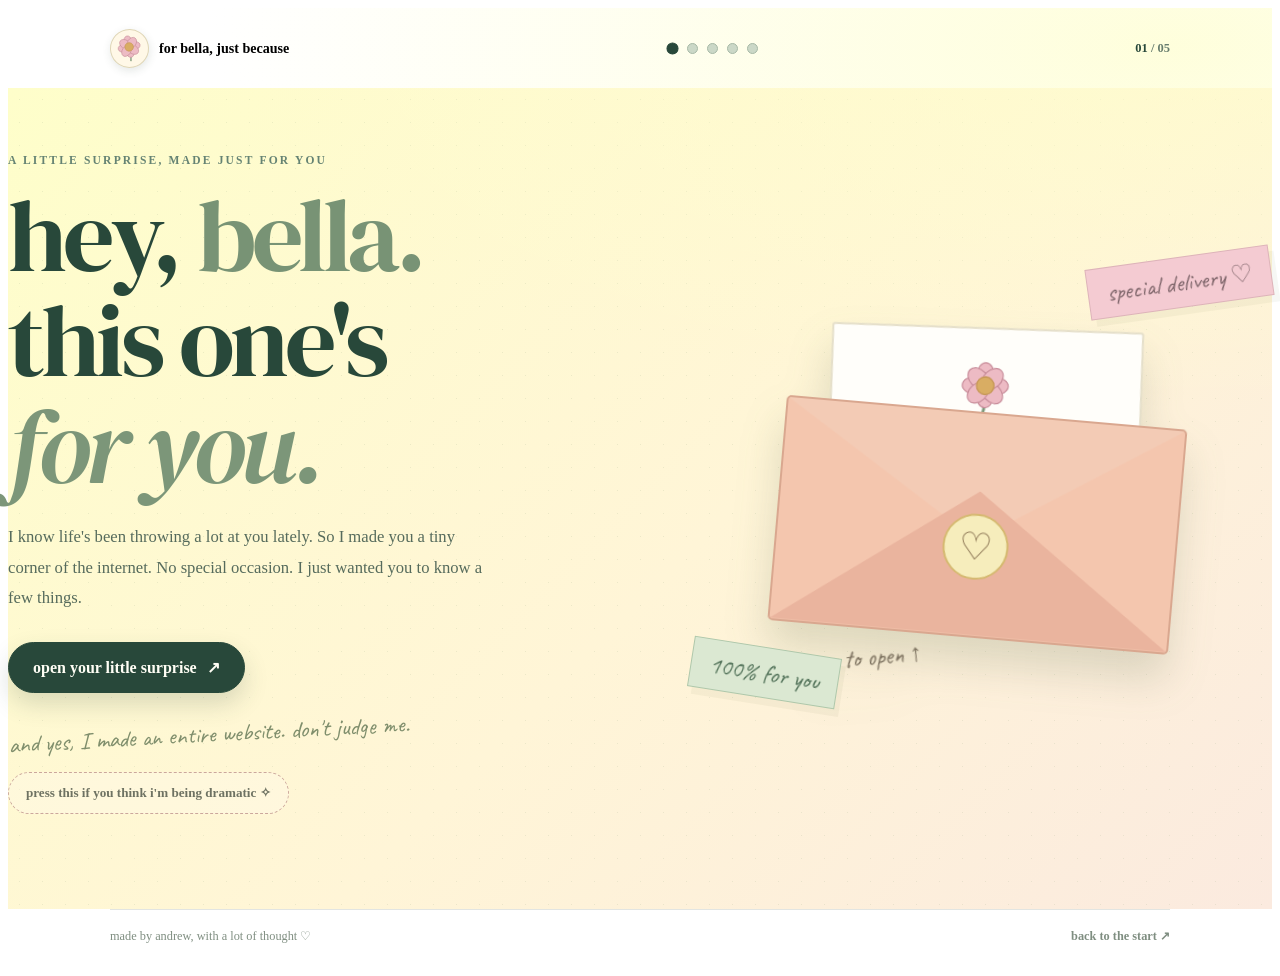
<file: index.html>
<!doctype html>
<html lang="en">
<head>
<meta charset="utf-8">
<meta name="viewport" content="width=device-width, initial-scale=1">
<meta name="theme-color" content="#fefeca">
<meta name="description" content="A little something made for Bella. Five little reminders that she's valued, supported, and has so much ahead of her.">
<meta property="og:type" content="website">
<meta property="og:title" content="for bella, just because ♡">
<meta property="og:description" content="I hope you see yourself the way I see you. A little something from Andrew.">
<title>hey bella, i made you something ♡</title>
<link rel="icon" type="image/svg+xml" href="./favicon.svg?v=20261018b">
<link rel="stylesheet" href="./style.css?v=20261018b">
<script src="./site.js?v=20261018b" defer></script>
</head>
<body data-page="intro">
<header class="app-header wrap">
  <a class="brand" href="./index.html" aria-label="Back to the beginning" data-transition><span class="brand-stamp" aria-hidden="true"><svg viewBox="0 0 64 64" focusable="false" aria-hidden="true" xmlns="http://www.w3.org/2000/svg"><path d="M30 37c1 6 1 12-1 17M30 45c-7-5-11-2-13-7 5-2 9-1 13 2" stroke="#7d997b" stroke-width="2.7" fill="none" stroke-linecap="round"/><g fill="#edbbc4" stroke="#c88d9a" stroke-width="1.1"><ellipse cx="31" cy="19" rx="8" ry="12"/><ellipse cx="31" cy="36" rx="8" ry="12"/><ellipse cx="22" cy="28" rx="12" ry="8"/><ellipse cx="40" cy="28" rx="12" ry="8"/><ellipse cx="24.5" cy="21.5" rx="8" ry="11" transform="rotate(-45 24.5 21.5)"/><ellipse cx="37.5" cy="34.5" rx="8" ry="11" transform="rotate(-45 37.5 34.5)"/><ellipse cx="37.5" cy="21.5" rx="8" ry="11" transform="rotate(45 37.5 21.5)"/><ellipse cx="24.5" cy="34.5" rx="8" ry="11" transform="rotate(45 24.5 34.5)"/></g><circle cx="31" cy="28" r="8" fill="#d9ad63" stroke="#c69756" stroke-width="1.2"/></svg></span> for bella, just because</a>
  <nav class="chapter-dots" aria-label="Pages in Bella's story"><a href="./index.html" class="current" aria-label="Chapter 1: start" aria-current="page" data-transition></a><a href="./letter.html" class="" aria-label="Chapter 2: your letter"  data-transition></a><a href="./comfort.html" class="" aria-label="Chapter 3: for the hard days"  data-transition></a><a href="./reasons.html" class="" aria-label="Chapter 4: little things"  data-transition></a><a href="./forever.html" class="" aria-label="Chapter 5: one last thing"  data-transition></a></nav>
  <span class="chapter-label"><strong>01</strong> / 05</span>
</header>
<main><section class="page page-intro">
  <div class="scene wrap intro-grid">
    <div class="intro-copy">
      <div class="eyebrow">a little surprise, made just for you</div>
      <h1>hey, <span>bella.</span><br>this one's<br><em>for you.</em></h1>
      <p class="lead">I know life's been throwing a lot at you lately. So I made you a tiny corner of the internet. No special occasion. I just wanted you to know a few things.</p>
      <div class="action-row intro-btn"><a href="./letter.html" class="primary" data-transition>open your little surprise <span aria-hidden="true">↗</span></a></div>
      <span class="intro-ps">and yes, I made an entire website. don't judge me.</span>
      <div style="margin-top:23px">
        <button id="silly-button" type="button" class="sparkle-button" aria-expanded="false" aria-controls="silly-note">press this if you think i'm being dramatic ✧</button>
        <p id="silly-note" hidden style="max-width:490px;margin:11px auto 0;color:#6a7163;font-size:.87rem">Okay, maybe I am. But you're worth the extra effort. Now stop judging and open the envelope.</p>
      </div>
    </div>
    <div class="envelope-stage">
      <span class="sticker" aria-hidden="true">special delivery ♡</span>
      <span class="sticker sage" aria-hidden="true">100% for you</span>
      <a class="envelope-hit" href="./letter.html" aria-label="Open Bella's envelope and go to the letter" data-transition>
        <span class="envelope-sheet"><span class="flower" aria-hidden="true"><svg viewBox="0 0 64 64" focusable="false" aria-hidden="true" xmlns="http://www.w3.org/2000/svg"><path d="M30 37c1 6 1 12-1 17M30 45c-7-5-11-2-13-7 5-2 9-1 13 2" stroke="#7d997b" stroke-width="2.7" fill="none" stroke-linecap="round"/><g fill="#edbbc4" stroke="#c88d9a" stroke-width="1.1"><ellipse cx="31" cy="19" rx="8" ry="12"/><ellipse cx="31" cy="36" rx="8" ry="12"/><ellipse cx="22" cy="28" rx="12" ry="8"/><ellipse cx="40" cy="28" rx="12" ry="8"/><ellipse cx="24.5" cy="21.5" rx="8" ry="11" transform="rotate(-45 24.5 21.5)"/><ellipse cx="37.5" cy="34.5" rx="8" ry="11" transform="rotate(-45 37.5 34.5)"/><ellipse cx="37.5" cy="21.5" rx="8" ry="11" transform="rotate(45 37.5 21.5)"/><ellipse cx="24.5" cy="34.5" rx="8" ry="11" transform="rotate(45 24.5 34.5)"/></g><circle cx="31" cy="28" r="8" fill="#d9ad63" stroke="#c69756" stroke-width="1.2"/></svg></span><strong>to: bella</strong></span>
        <span class="envelope-base"></span>
        <span class="envelope-seal" aria-hidden="true">♡</span>
        <span class="envelope-tag">tap to open ↑</span>
      </a>
    </div>
    
  </div>
</section></main>
<footer class="app-footer wrap"><span>made by andrew, with a lot of thought ♡</span><a href="./index.html" data-transition>back to the start ↗</a></footer>
</body>
</html>
</file>
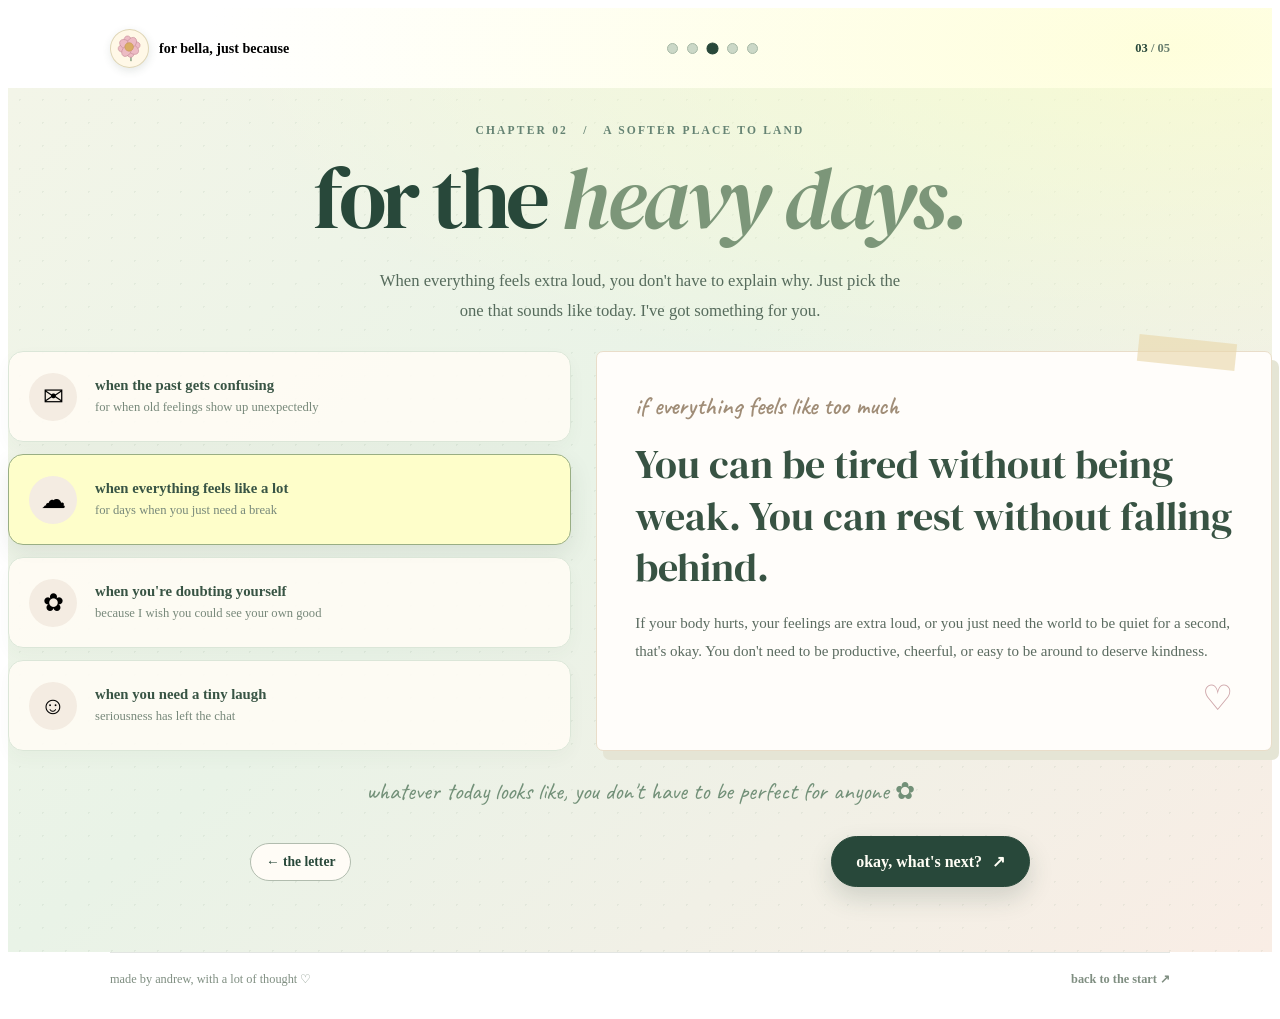
<file: comfort.html>
<!doctype html>
<html lang="en">
<head>
<meta charset="utf-8">
<meta name="viewport" content="width=device-width, initial-scale=1">
<meta name="theme-color" content="#fefeca">
<meta name="description" content="A little something made for Bella. Five little reminders that she's valued, supported, and has so much ahead of her.">
<meta property="og:type" content="website">
<meta property="og:title" content="for bella, just because ♡">
<meta property="og:description" content="I hope you see yourself the way I see you. A little something from Andrew.">
<title>for the harder days ♡</title>
<link rel="icon" type="image/svg+xml" href="./favicon.svg?v=20261018b">
<link rel="stylesheet" href="./style.css?v=20261018b">
<script src="./site.js?v=20261018b" defer></script>
</head>
<body data-page="comfort">
<header class="app-header wrap">
  <a class="brand" href="./index.html" aria-label="Back to the beginning" data-transition><span class="brand-stamp" aria-hidden="true"><svg viewBox="0 0 64 64" focusable="false" aria-hidden="true" xmlns="http://www.w3.org/2000/svg"><path d="M30 37c1 6 1 12-1 17M30 45c-7-5-11-2-13-7 5-2 9-1 13 2" stroke="#7d997b" stroke-width="2.7" fill="none" stroke-linecap="round"/><g fill="#edbbc4" stroke="#c88d9a" stroke-width="1.1"><ellipse cx="31" cy="19" rx="8" ry="12"/><ellipse cx="31" cy="36" rx="8" ry="12"/><ellipse cx="22" cy="28" rx="12" ry="8"/><ellipse cx="40" cy="28" rx="12" ry="8"/><ellipse cx="24.5" cy="21.5" rx="8" ry="11" transform="rotate(-45 24.5 21.5)"/><ellipse cx="37.5" cy="34.5" rx="8" ry="11" transform="rotate(-45 37.5 34.5)"/><ellipse cx="37.5" cy="21.5" rx="8" ry="11" transform="rotate(45 37.5 21.5)"/><ellipse cx="24.5" cy="34.5" rx="8" ry="11" transform="rotate(45 24.5 34.5)"/></g><circle cx="31" cy="28" r="8" fill="#d9ad63" stroke="#c69756" stroke-width="1.2"/></svg></span> for bella, just because</a>
  <nav class="chapter-dots" aria-label="Pages in Bella's story"><a href="./index.html" class="" aria-label="Chapter 1: start"  data-transition></a><a href="./letter.html" class="" aria-label="Chapter 2: your letter"  data-transition></a><a href="./comfort.html" class="current" aria-label="Chapter 3: for the hard days" aria-current="page" data-transition></a><a href="./reasons.html" class="" aria-label="Chapter 4: little things"  data-transition></a><a href="./forever.html" class="" aria-label="Chapter 5: one last thing"  data-transition></a></nav>
  <span class="chapter-label"><strong>03</strong> / 05</span>
</header>
<main><section class="page page-soft">
  <div class="scene wrap">
    <div class="comfort-top">
      <div class="eyebrow">chapter 02 &nbsp; / &nbsp; a softer place to land</div>
      <h1>for the <em>heavy days.</em></h1>
      <p class="lead">When everything feels extra loud, you don't have to explain why. Just pick the one that sounds like today. I've got something for you.</p>
    </div>
    <div class="comfort-grid">
      <div class="comfort-picks" role="group" aria-label="Choose what you need to hear">
        <button class="comfort-choice" type="button" data-comfort="past" aria-pressed="false"><span class="icon" aria-hidden="true">✉</span><span class="choice-text"><strong>when the past gets confusing</strong><small>for when old feelings show up unexpectedly</small></span></button>
        <button class="comfort-choice" type="button" data-comfort="tired" aria-pressed="true"><span class="icon" aria-hidden="true">☁</span><span class="choice-text"><strong>when everything feels like a lot</strong><small>for days when you just need a break</small></span></button>
        <button class="comfort-choice" type="button" data-comfort="doubt" aria-pressed="false"><span class="icon" aria-hidden="true">✿</span><span class="choice-text"><strong>when you're doubting yourself</strong><small>because I wish you could see your own good</small></span></button>
        <button class="comfort-choice" type="button" data-comfort="smile" aria-pressed="false"><span class="icon" aria-hidden="true">☺</span><span class="choice-text"><strong>when you need a tiny laugh</strong><small>seriousness has left the chat</small></span></button>
      </div>
      <div class="comfort-paper" id="comfort-paper" role="status" aria-live="polite" aria-atomic="true">
        <span class="hand" id="comfort-label">if everything feels like too much</span>
        <h2 id="comfort-heading">You can be tired without being weak. You can rest without falling behind.</h2>
        <p id="comfort-detail">If your body hurts, your feelings are extra loud, or you just need the world to be quiet for a second, that's okay. You don't need to be productive, cheerful, or easy to be around to deserve kindness.</p>
        <span class="small-heart" aria-hidden="true">♡</span>
      </div>
    </div>
    <div class="comfort-footer">whatever today looks like, you don't have to be perfect for anyone ✿</div>
    <div class="chapter-nav">
      <a class="mini-btn" href="./letter.html" data-transition>← the letter</a>
      <a class="primary" href="./reasons.html" data-transition>okay, what's next? <span aria-hidden="true">↗</span></a>
    </div>
  </div>
</section></main>
<footer class="app-footer wrap"><span>made by andrew, with a lot of thought ♡</span><a href="./index.html" data-transition>back to the start ↗</a></footer>
</body>
</html>
</file>
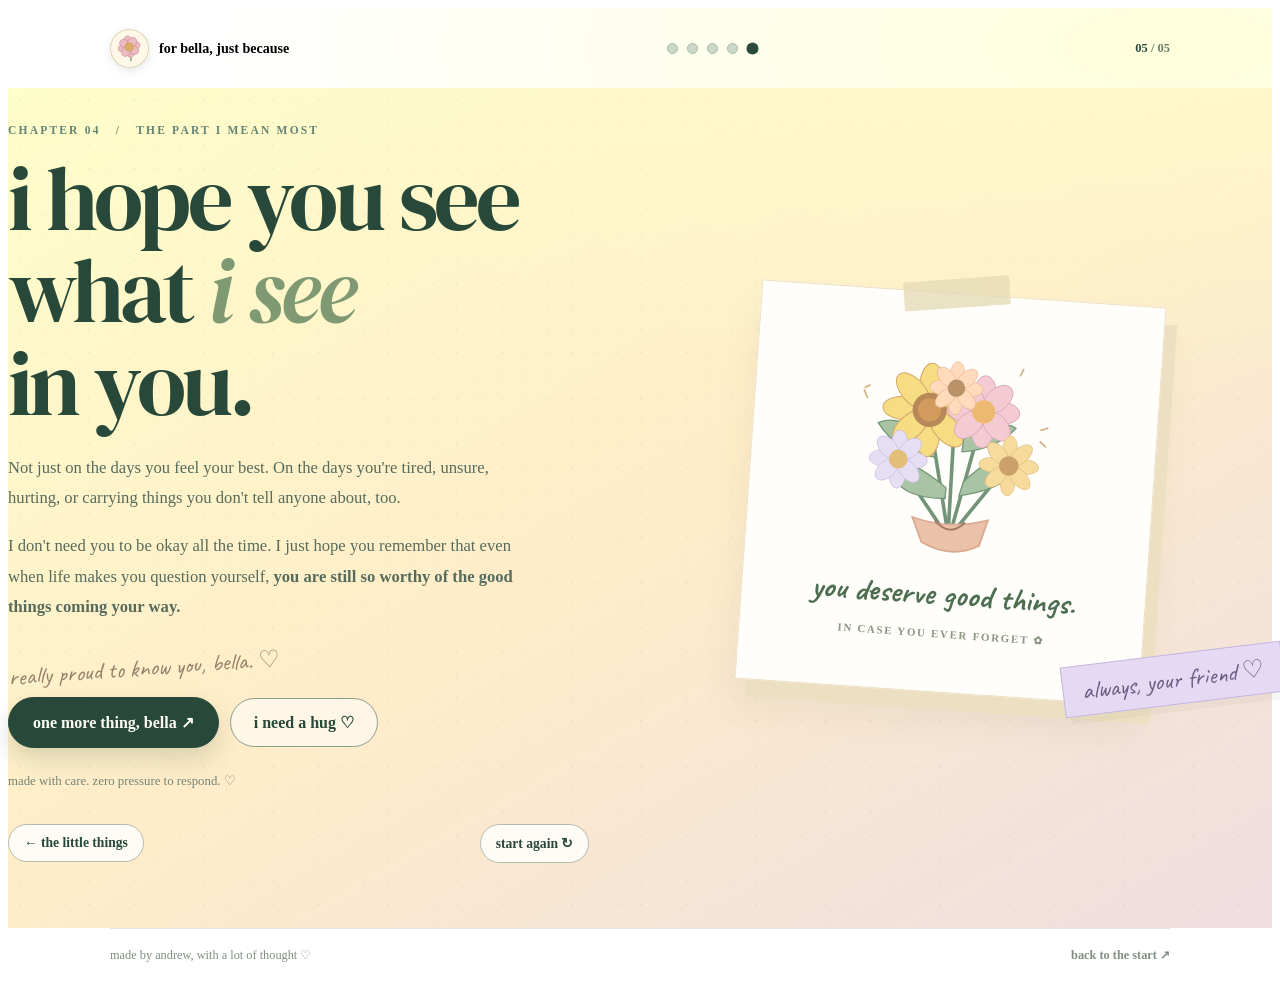
<file: forever.html>
<!doctype html>
<html lang="en">
<head>
<meta charset="utf-8">
<meta name="viewport" content="width=device-width, initial-scale=1">
<meta name="theme-color" content="#fefeca">
<meta name="description" content="A little something made for Bella. Five little reminders that she's valued, supported, and has so much ahead of her.">
<meta property="og:type" content="website">
<meta property="og:title" content="for bella, just because ♡">
<meta property="og:description" content="I hope you see yourself the way I see you. A little something from Andrew.">
<title>one last thing, bella ♡</title>
<link rel="icon" type="image/svg+xml" href="./favicon.svg?v=20261018b">
<link rel="stylesheet" href="./style.css?v=20261018b">
<script src="./site.js?v=20261018b" defer></script>
</head>
<body data-page="finale">
<header class="app-header wrap">
  <a class="brand" href="./index.html" aria-label="Back to the beginning" data-transition><span class="brand-stamp" aria-hidden="true"><svg viewBox="0 0 64 64" focusable="false" aria-hidden="true" xmlns="http://www.w3.org/2000/svg"><path d="M30 37c1 6 1 12-1 17M30 45c-7-5-11-2-13-7 5-2 9-1 13 2" stroke="#7d997b" stroke-width="2.7" fill="none" stroke-linecap="round"/><g fill="#edbbc4" stroke="#c88d9a" stroke-width="1.1"><ellipse cx="31" cy="19" rx="8" ry="12"/><ellipse cx="31" cy="36" rx="8" ry="12"/><ellipse cx="22" cy="28" rx="12" ry="8"/><ellipse cx="40" cy="28" rx="12" ry="8"/><ellipse cx="24.5" cy="21.5" rx="8" ry="11" transform="rotate(-45 24.5 21.5)"/><ellipse cx="37.5" cy="34.5" rx="8" ry="11" transform="rotate(-45 37.5 34.5)"/><ellipse cx="37.5" cy="21.5" rx="8" ry="11" transform="rotate(45 37.5 21.5)"/><ellipse cx="24.5" cy="34.5" rx="8" ry="11" transform="rotate(45 24.5 34.5)"/></g><circle cx="31" cy="28" r="8" fill="#d9ad63" stroke="#c69756" stroke-width="1.2"/></svg></span> for bella, just because</a>
  <nav class="chapter-dots" aria-label="Pages in Bella's story"><a href="./index.html" class="" aria-label="Chapter 1: start"  data-transition></a><a href="./letter.html" class="" aria-label="Chapter 2: your letter"  data-transition></a><a href="./comfort.html" class="" aria-label="Chapter 3: for the hard days"  data-transition></a><a href="./reasons.html" class="" aria-label="Chapter 4: little things"  data-transition></a><a href="./forever.html" class="current" aria-label="Chapter 5: one last thing" aria-current="page" data-transition></a></nav>
  <span class="chapter-label"><strong>05</strong> / 05</span>
</header>
<main><section class="page page-finale">
  <div class="scene wrap final-grid">
    <div class="final-copy">
      <div class="eyebrow">chapter 04 &nbsp; / &nbsp; the part i mean most</div>
      <h1>i hope you see<br>what <em>i see</em><br>in you.</h1>
      <p class="lead">Not just on the days you feel your best. On the days you're tired, unsure, hurting, or carrying things you don't tell anyone about, too.</p>
      <p class="lead" style="margin-top:18px">I don't need you to be okay all the time. I just hope you remember that even when life makes you question yourself, <strong>you are still so worthy of the good things coming your way.</strong></p>
      <span class="small-note">really proud to know you, bella. ♡</span>
      <div class="final-actions">
        <button class="primary" type="button" id="final-button" aria-expanded="false" aria-controls="final-note">one more thing, bella ↗</button>
        <button class="secondary" type="button" id="hug-button">i need a hug ♡</button>
      </div>
      <div id="final-note" class="final-note" hidden>
        <h2>one last note, just for you.</h2>
        <p>I wish I could take all the difficult days away from you. I can't. But I can remind you that you don't have to be strong every second to be someone I admire.</p>
        <p>Whatever happens next, I hope you give yourself the same gentleness you've always deserved. And if you ever forget your worth for a while, that's okay. I'll remember it for you until you can see it again.</p>
        <p>I'm really, really glad we're friends. Even though you are, unfortunately, a menace. <strong>Always in your corner. - Andrew ♡</strong></p>
      </div>
      <p id="hug-text" class="final-caption" role="status" aria-live="polite">made with care. zero pressure to respond. ♡</p>
      <div class="chapter-nav">
        <a class="mini-btn" href="./reasons.html" data-transition>← the little things</a>
        <a class="mini-btn" href="./index.html" data-transition>start again ↻</a>
      </div>
    </div>
    <div class="bouquet-scene">
      <div class="bouquet-paper">
        <svg viewBox="0 0 320 255" role="img" aria-label="Illustrated bouquet of yellow and pink flowers" xmlns="http://www.w3.org/2000/svg">
  <g stroke="#729479" stroke-width="4" fill="none" stroke-linecap="round"><path d="M161 222 131 92M163 222 191 86M159 222 99 145M165 221 222 140M161 225 159 64"/></g>
  <g fill="#a9c4a5" stroke="#759878" stroke-width="1.5"><path d="M155 170Q103 133 91 150q8 36 64 32Z"/><path d="M174 162q33-37 61-29-7 33-65 45Z"/><path d="M140 123q-38-33-65-20 21 30 65 34Z"/><path d="M171 113q45-25 57-14-21 25-58 30Z"/></g>
  <g transform="translate(131 85)"><g fill="#f6dc83" stroke="#d6aa6d" stroke-width="1.2"><ellipse cy="-28" rx="13" ry="24"/><ellipse cy="28" rx="13" ry="24"/><ellipse cx="-28" rx="24" ry="13"/><ellipse cx="28" rx="24" ry="13"/><ellipse transform="rotate(45)" cy="-28" rx="13" ry="24"/><ellipse transform="rotate(45)" cy="28" rx="13" ry="24"/><ellipse transform="rotate(-45)" cy="-28" rx="13" ry="24"/><ellipse transform="rotate(-45)" cy="28" rx="13" ry="24"/></g><circle r="19" fill="#b78858"/><circle r="13" fill="#d39a5e"/></g>
  <g transform="translate(191 83) scale(.76)"><g fill="#f4cbd2" stroke="#d7a9b9" stroke-width="1.3"><ellipse cy="-28" rx="16" ry="25"/><ellipse cy="28" rx="16" ry="25"/><ellipse cx="-28" rx="25" ry="16"/><ellipse cx="28" rx="25" ry="16"/><ellipse transform="rotate(45)" cy="-28" rx="16" ry="25"/><ellipse transform="rotate(45)" cy="28" rx="16" ry="25"/><ellipse transform="rotate(-45)" cy="-28" rx="16" ry="25"/><ellipse transform="rotate(-45)" cy="28" rx="16" ry="25"/></g><circle r="17" fill="#edb86f"/></g>
  <g transform="translate(100 142) scale(.61)"><g fill="#e6dff4" stroke="#c2b2d8"><ellipse cy="-28" rx="15" ry="25"/><ellipse cy="28" rx="15" ry="25"/><ellipse cx="-28" rx="25" ry="15"/><ellipse cx="28" rx="25" ry="15"/><ellipse transform="rotate(45)" cy="-28" rx="15" ry="25"/><ellipse transform="rotate(45)" cy="28" rx="15" ry="25"/><ellipse transform="rotate(-45)" cy="-28" rx="15" ry="25"/><ellipse transform="rotate(-45)" cy="28" rx="15" ry="25"/></g><circle r="17" fill="#e2be78"/></g>
  <g transform="translate(223 141) scale(.64)"><g fill="#f6db9c" stroke="#d6b67c"><ellipse cy="-28" rx="13" ry="24"/><ellipse cy="28" rx="13" ry="24"/><ellipse cx="-28" rx="24" ry="13"/><ellipse cx="28" rx="24" ry="13"/><ellipse transform="rotate(45)" cy="-28" rx="13" ry="24"/><ellipse transform="rotate(45)" cy="28" rx="13" ry="24"/><ellipse transform="rotate(-45)" cy="-28" rx="13" ry="24"/><ellipse transform="rotate(-45)" cy="28" rx="13" ry="24"/></g><circle r="17" fill="#cba06b"/></g>
  <g transform="translate(159 59) scale(.57)"><g fill="#ffdabb" stroke="#dea990"><ellipse cy="-28" rx="14" ry="24"/><ellipse cy="28" rx="14" ry="24"/><ellipse cx="-28" rx="24" ry="14"/><ellipse cx="28" rx="24" ry="14"/><ellipse transform="rotate(45)" cy="-28" rx="14" ry="24"/><ellipse transform="rotate(45)" cy="28" rx="14" ry="24"/><ellipse transform="rotate(-45)" cy="-28" rx="14" ry="24"/><ellipse transform="rotate(-45)" cy="28" rx="14" ry="24"/></g><circle r="17" fill="#bb9167"/></g>
  <path d="M120 205q42 12 84-2l-8 29q-30 17-64 0Z" fill="#eac2aa" stroke="#d9aa91" stroke-width="2"/><path d="M145 207q18 18 34 0" fill="none" stroke="#a57664" stroke-width="2"/>
  <g stroke="#d3b58a" stroke-width="2" fill="none" stroke-linecap="round"><path d="m57 68 4 8m2-14-5 3m198 34 7-3m-7 16 6 5m-33-77 3-7"/></g>
</svg>
        <strong>you deserve good things.</strong>
        <span>IN CASE YOU EVER FORGET ✿</span>
      </div>
      <span class="sticker lilac" aria-hidden="true">always, your friend ♡</span>
    </div>
  </div>
</section></main>
<footer class="app-footer wrap"><span>made by andrew, with a lot of thought ♡</span><a href="./index.html" data-transition>back to the start ↗</a></footer>
</body>
</html>
</file>
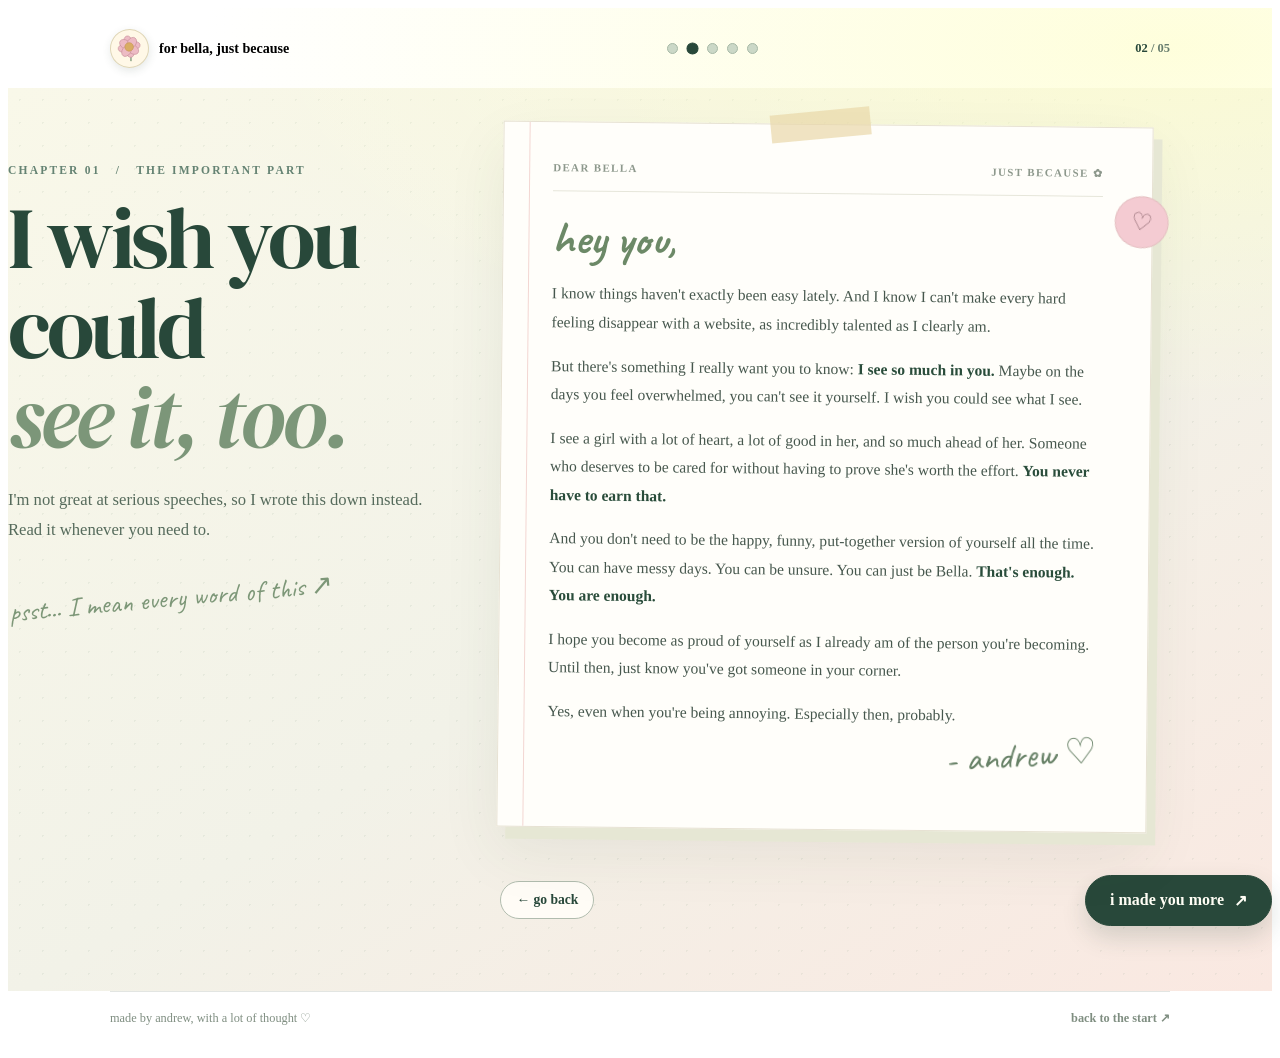
<file: letter.html>
<!doctype html>
<html lang="en">
<head>
<meta charset="utf-8">
<meta name="viewport" content="width=device-width, initial-scale=1">
<meta name="theme-color" content="#fefeca">
<meta name="description" content="A little something made for Bella. Five little reminders that she's valued, supported, and has so much ahead of her.">
<meta property="og:type" content="website">
<meta property="og:title" content="for bella, just because ♡">
<meta property="og:description" content="I hope you see yourself the way I see you. A little something from Andrew.">
<title>a letter for bella ♡</title>
<link rel="icon" type="image/svg+xml" href="./favicon.svg?v=20261018b">
<link rel="stylesheet" href="./style.css?v=20261018b">
<script src="./site.js?v=20261018b" defer></script>
</head>
<body data-page="letter">
<header class="app-header wrap">
  <a class="brand" href="./index.html" aria-label="Back to the beginning" data-transition><span class="brand-stamp" aria-hidden="true"><svg viewBox="0 0 64 64" focusable="false" aria-hidden="true" xmlns="http://www.w3.org/2000/svg"><path d="M30 37c1 6 1 12-1 17M30 45c-7-5-11-2-13-7 5-2 9-1 13 2" stroke="#7d997b" stroke-width="2.7" fill="none" stroke-linecap="round"/><g fill="#edbbc4" stroke="#c88d9a" stroke-width="1.1"><ellipse cx="31" cy="19" rx="8" ry="12"/><ellipse cx="31" cy="36" rx="8" ry="12"/><ellipse cx="22" cy="28" rx="12" ry="8"/><ellipse cx="40" cy="28" rx="12" ry="8"/><ellipse cx="24.5" cy="21.5" rx="8" ry="11" transform="rotate(-45 24.5 21.5)"/><ellipse cx="37.5" cy="34.5" rx="8" ry="11" transform="rotate(-45 37.5 34.5)"/><ellipse cx="37.5" cy="21.5" rx="8" ry="11" transform="rotate(45 37.5 21.5)"/><ellipse cx="24.5" cy="34.5" rx="8" ry="11" transform="rotate(45 24.5 34.5)"/></g><circle cx="31" cy="28" r="8" fill="#d9ad63" stroke="#c69756" stroke-width="1.2"/></svg></span> for bella, just because</a>
  <nav class="chapter-dots" aria-label="Pages in Bella's story"><a href="./index.html" class="" aria-label="Chapter 1: start"  data-transition></a><a href="./letter.html" class="current" aria-label="Chapter 2: your letter" aria-current="page" data-transition></a><a href="./comfort.html" class="" aria-label="Chapter 3: for the hard days"  data-transition></a><a href="./reasons.html" class="" aria-label="Chapter 4: little things"  data-transition></a><a href="./forever.html" class="" aria-label="Chapter 5: one last thing"  data-transition></a></nav>
  <span class="chapter-label"><strong>02</strong> / 05</span>
</header>
<main><section class="page page-letter">
  <div class="scene wrap letter-grid">
    <div class="letter-heading">
      <div class="eyebrow">chapter 01 &nbsp; / &nbsp; the important part</div>
      <h1>I wish you could<br><em>see it, too.</em></h1>
      <p class="lead">I'm not great at serious speeches, so I wrote this down instead. Read it whenever you need to.</p>
      <div class="letter-side-stamp">psst... I mean every word of this ↗</div>
    </div>
    <article class="paper" aria-label="Andrew's personal letter for Bella">
      <span class="tape" aria-hidden="true"></span><span class="paper-heart" aria-hidden="true">♡</span>
      <div class="paper-top"><span>dear bella</span><span>just because ✿</span></div>
      <h2>hey you,</h2>
      <p>I know things haven't exactly been easy lately. And I know I can't make every hard feeling disappear with a website, as incredibly talented as I clearly am.</p>
      <p>But there's something I really want you to know: <strong>I see so much in you.</strong> Maybe on the days you feel overwhelmed, you can't see it yourself. I wish you could see what I see.</p>
      <p>I see a girl with a lot of heart, a lot of good in her, and so much ahead of her. Someone who deserves to be cared for without having to prove she's worth the effort. <strong>You never have to earn that.</strong></p>
      <p>And you don't need to be the happy, funny, put-together version of yourself all the time. You can have messy days. You can be unsure. You can just be Bella. <strong>That's enough. You are enough.</strong></p>
      <p>I hope you become as proud of yourself as I already am of the person you're becoming. Until then, just know you've got someone in your corner.</p>
      <p>Yes, even when you're being annoying. Especially then, probably.</p>
      <div class="paper-sign">- andrew ♡</div>
    </article>
    <div class="chapter-nav">
      <a class="mini-btn" href="./index.html" data-transition>← go back</a>
      <a class="primary" href="./comfort.html" data-transition>i made you more <span aria-hidden="true">↗</span></a>
    </div>
  </div>
</section></main>
<footer class="app-footer wrap"><span>made by andrew, with a lot of thought ♡</span><a href="./index.html" data-transition>back to the start ↗</a></footer>
</body>
</html>
</file>
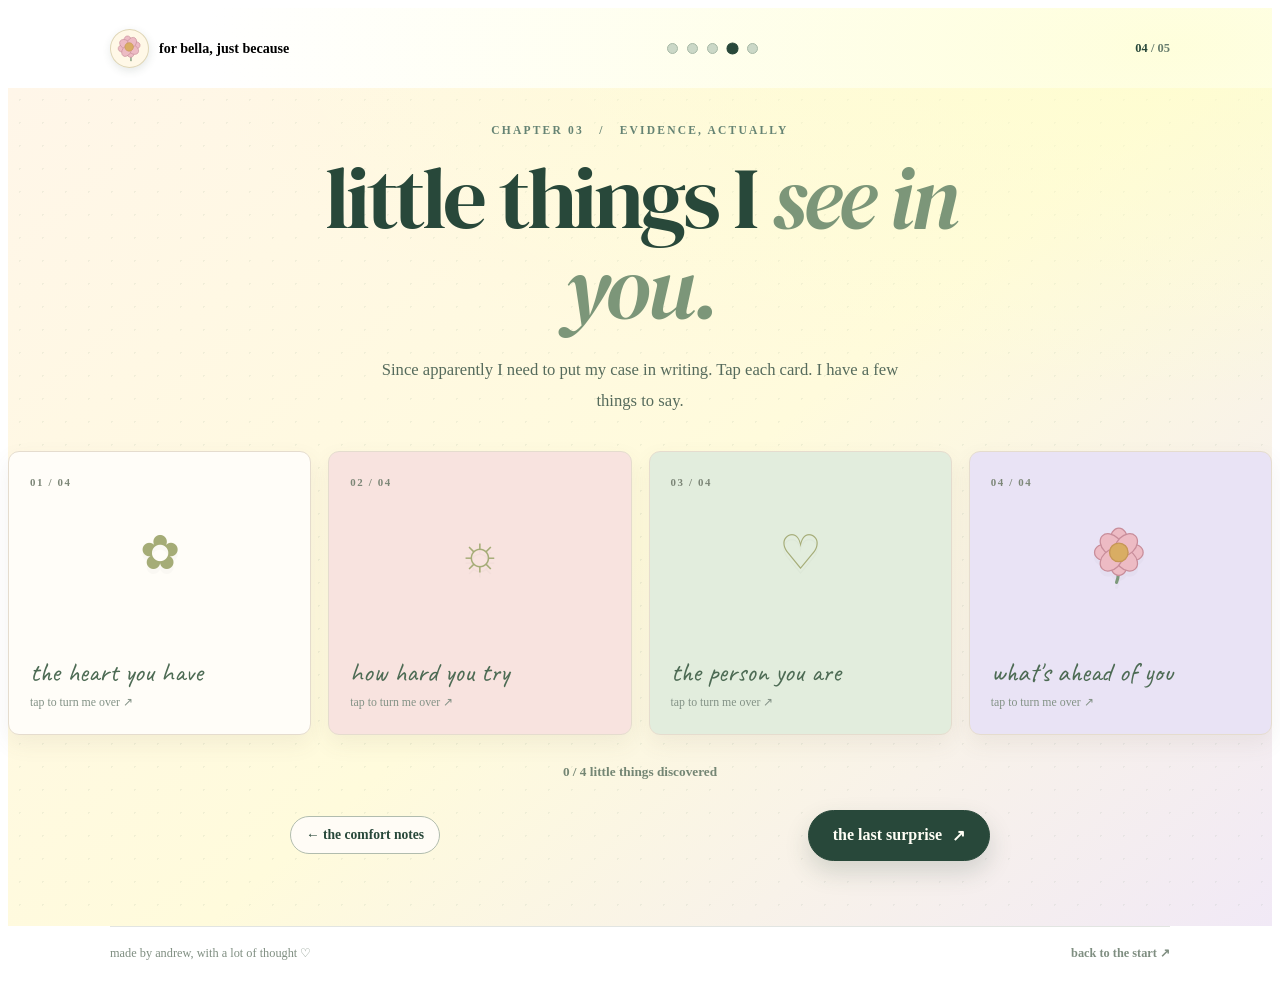
<file: reasons.html>
<!doctype html>
<html lang="en">
<head>
<meta charset="utf-8">
<meta name="viewport" content="width=device-width, initial-scale=1">
<meta name="theme-color" content="#fefeca">
<meta name="description" content="A little something made for Bella. Five little reminders that she's valued, supported, and has so much ahead of her.">
<meta property="og:type" content="website">
<meta property="og:title" content="for bella, just because ♡">
<meta property="og:description" content="I hope you see yourself the way I see you. A little something from Andrew.">
<title>things i see in you ♡</title>
<link rel="icon" type="image/svg+xml" href="./favicon.svg?v=20261018b">
<link rel="stylesheet" href="./style.css?v=20261018b">
<script src="./site.js?v=20261018b" defer></script>
</head>
<body data-page="reasons">
<header class="app-header wrap">
  <a class="brand" href="./index.html" aria-label="Back to the beginning" data-transition><span class="brand-stamp" aria-hidden="true"><svg viewBox="0 0 64 64" focusable="false" aria-hidden="true" xmlns="http://www.w3.org/2000/svg"><path d="M30 37c1 6 1 12-1 17M30 45c-7-5-11-2-13-7 5-2 9-1 13 2" stroke="#7d997b" stroke-width="2.7" fill="none" stroke-linecap="round"/><g fill="#edbbc4" stroke="#c88d9a" stroke-width="1.1"><ellipse cx="31" cy="19" rx="8" ry="12"/><ellipse cx="31" cy="36" rx="8" ry="12"/><ellipse cx="22" cy="28" rx="12" ry="8"/><ellipse cx="40" cy="28" rx="12" ry="8"/><ellipse cx="24.5" cy="21.5" rx="8" ry="11" transform="rotate(-45 24.5 21.5)"/><ellipse cx="37.5" cy="34.5" rx="8" ry="11" transform="rotate(-45 37.5 34.5)"/><ellipse cx="37.5" cy="21.5" rx="8" ry="11" transform="rotate(45 37.5 21.5)"/><ellipse cx="24.5" cy="34.5" rx="8" ry="11" transform="rotate(45 24.5 34.5)"/></g><circle cx="31" cy="28" r="8" fill="#d9ad63" stroke="#c69756" stroke-width="1.2"/></svg></span> for bella, just because</a>
  <nav class="chapter-dots" aria-label="Pages in Bella's story"><a href="./index.html" class="" aria-label="Chapter 1: start"  data-transition></a><a href="./letter.html" class="" aria-label="Chapter 2: your letter"  data-transition></a><a href="./comfort.html" class="" aria-label="Chapter 3: for the hard days"  data-transition></a><a href="./reasons.html" class="current" aria-label="Chapter 4: little things" aria-current="page" data-transition></a><a href="./forever.html" class="" aria-label="Chapter 5: one last thing"  data-transition></a></nav>
  <span class="chapter-label"><strong>04</strong> / 05</span>
</header>
<main><section class="page page-reasons">
  <div class="scene wrap">
    <div class="reason-intro">
      <div class="eyebrow">chapter 03 &nbsp; / &nbsp; evidence, actually</div>
      <h1>little things I <em>see in you.</em></h1>
      <p class="lead">Since apparently I need to put my case in writing. Tap each card. I have a few things to say.</p>
    </div>
    <div class="card-grid"><button class="flip-card" type="button" aria-pressed="false" aria-label="Reveal reason 1">
  <span class="flip-inner">
    <span class="flip-face flip-front"><span class="card-num">01 / 04</span><span class="big-icon" aria-hidden="true">✿</span><span class="flip-title">the heart you have</span><span class="flip-hint">tap to turn me over ↗</span></span>
    <span class="flip-face flip-back"><span class="card-num">01 / 04</span><strong>You have a good heart.</strong><p>The way you care about things and people matters. I hope you never let a hard experience convince you otherwise.</p><span class="flip-hint">tap to turn back ↶</span></span>
  </span>
</button><button class="flip-card" type="button" aria-pressed="false" aria-label="Reveal reason 2">
  <span class="flip-inner">
    <span class="flip-face flip-front"><span class="card-num">02 / 04</span><span class="big-icon" aria-hidden="true">☼</span><span class="flip-title">how hard you try</span><span class="flip-hint">tap to turn me over ↗</span></span>
    <span class="flip-face flip-back"><span class="card-num">02 / 04</span><strong>I notice your effort.</strong><p>Even if nobody sees every little battle you fight, your trying counts. Your strength isn't measured by how easy you make it look.</p><span class="flip-hint">tap to turn back ↶</span></span>
  </span>
</button><button class="flip-card" type="button" aria-pressed="false" aria-label="Reveal reason 3">
  <span class="flip-inner">
    <span class="flip-face flip-front"><span class="card-num">03 / 04</span><span class="big-icon" aria-hidden="true">♡</span><span class="flip-title">the person you are</span><span class="flip-hint">tap to turn me over ↗</span></span>
    <span class="flip-face flip-back"><span class="card-num">03 / 04</span><strong>You're not 'too much.'</strong><p>You don't need to shrink yourself to be easier to love or understand. The right people will make room for the real you.</p><span class="flip-hint">tap to turn back ↶</span></span>
  </span>
</button><button class="flip-card" type="button" aria-pressed="false" aria-label="Reveal reason 4">
  <span class="flip-inner">
    <span class="flip-face flip-front"><span class="card-num">04 / 04</span><span class="big-icon" aria-hidden="true"><svg viewBox="0 0 64 64" focusable="false" aria-hidden="true" xmlns="http://www.w3.org/2000/svg"><path d="M30 37c1 6 1 12-1 17M30 45c-7-5-11-2-13-7 5-2 9-1 13 2" stroke="#7d997b" stroke-width="2.7" fill="none" stroke-linecap="round"/><g fill="#edbbc4" stroke="#c88d9a" stroke-width="1.1"><ellipse cx="31" cy="19" rx="8" ry="12"/><ellipse cx="31" cy="36" rx="8" ry="12"/><ellipse cx="22" cy="28" rx="12" ry="8"/><ellipse cx="40" cy="28" rx="12" ry="8"/><ellipse cx="24.5" cy="21.5" rx="8" ry="11" transform="rotate(-45 24.5 21.5)"/><ellipse cx="37.5" cy="34.5" rx="8" ry="11" transform="rotate(-45 37.5 34.5)"/><ellipse cx="37.5" cy="21.5" rx="8" ry="11" transform="rotate(45 37.5 21.5)"/><ellipse cx="24.5" cy="34.5" rx="8" ry="11" transform="rotate(45 24.5 34.5)"/></g><circle cx="31" cy="28" r="8" fill="#d9ad63" stroke="#c69756" stroke-width="1.2"/></svg></span><span class="flip-title">what's ahead of you</span><span class="flip-hint">tap to turn me over ↗</span></span>
    <span class="flip-face flip-back"><span class="card-num">04 / 04</span><strong>There's so much ahead.</strong><p>You haven't even met all the people who'll be glad they know you, or lived all the days you'll look back on with a smile. I believe that.</p><span class="flip-hint">tap to turn back ↶</span></span>
  </span>
</button></div>
    <div class="reason-progress" id="revealed-count" role="status" aria-live="polite">0 / 4 little things discovered</div>
    <div class="chapter-nav">
      <a class="mini-btn" href="./comfort.html" data-transition>← the comfort notes</a>
      <a class="primary" href="./forever.html" data-transition>the last surprise <span aria-hidden="true">↗</span></a>
    </div>
  </div>
</section></main>
<footer class="app-footer wrap"><span>made by andrew, with a lot of thought ♡</span><a href="./index.html" data-transition>back to the start ↗</a></footer>
</body>
</html>
</file>
<file: style.css>
@import url('https://fonts.googleapis.com/css2?family=DM+Sans:wght@400;500;600;700;800&family=DM+Serif+Display:ital@0;1&family=Caveat:wght@500;600;700&display=swap');

:root{--butter:#fefeca;--cream:#fffdf5;--ink:#293d36;--forest:#28483a;--sage:#9bb7a0;--rose:#f4cbd2;--peach:#f5d5ae;--lilac:#e1d7f5;--muted:#68796e;--outline:#45594a28;--shadow:0 16px 45px #43554419}
*{box-sizing:border-box}
html{scroll-behavior:smooth}
html{-webkit-text-size-adjust:100%;text-size-adjust:100%;overflow-x:clip}\nbody{margin:0;min-height:100vh;background:var(--cream);font-family:'DM Sans',-apple-system,BlinkMacSystemFont,'Segoe UI',sans-serif;color:var(--ink);overflow-x:hidden}
button,a{font:inherit}button{cursor:pointer}a{color:inherit}
button:focus-visible,a:focus-visible{outline:3px solid #af6b4e;outline-offset:5px}
[hidden]{display:none!important}::selection{background:#e3e3ad;color:var(--forest)}
.wrap{width:min(1060px,calc(100% - 44px));margin-inline:auto}
.hand{font-family:'Caveat',cursive;font-weight:600}
.serif{font-family:'DM Serif Display',Georgia,serif;font-weight:400;letter-spacing:-.02em}
.eyebrow{max-width:100%;font-size:.72rem;font-weight:800;text-transform:uppercase;letter-spacing:.19em;color:#658373}
.app-header{position:relative;z-index:10;display:flex;align-items:center;justify-content:space-between;gap:20px;min-height:80px}
.brand{display:flex;align-items:center;gap:10px;min-width:0;font-size:.88rem;font-weight:800;text-decoration:none;white-space:nowrap}
.brand-stamp{display:grid;place-items:center;width:39px;height:39px;flex:0 0 39px;background:#fff8e7;border:1px solid #dfd6b7;border-radius:50%;box-shadow:0 3px 8px #314b3420;transform:rotate(-12deg)}
.brand-stamp svg{display:block;width:34px;height:34px;max-width:100%;max-height:100%;overflow:visible}
.chapter-dots{display:flex;gap:9px;align-items:center;justify-content:center;flex-shrink:0}
.chapter-dots a{width:11px;height:11px;background:#cbd8c7;border:1px solid #a6b8a5;border-radius:50%;display:block;transition:transform .2s,background .2s}
.chapter-dots a:hover{transform:scale(1.3)}
.chapter-dots a.current{background:var(--forest);border-color:var(--forest);transform:scale(1.1)}
.chapter-label{font-size:.78rem;font-weight:800;color:#667c6d;white-space:nowrap}
.chapter-label strong{color:var(--forest)}
.app-footer{display:flex;align-items:center;justify-content:space-between;gap:15px;border-top:1px solid var(--outline);padding-block:19px 24px;font-size:.77rem;color:#7f8e81}
.app-footer a{text-decoration:none;font-weight:800}
.app-footer a:hover{text-decoration:underline}
.page{position:relative;isolation:isolate;min-height:calc(100svh - 154px);display:flex;align-items:center;padding:36px 0 65px}
.page:before{position:absolute;z-index:-2;content:"";inset:0;background-image:radial-gradient(#63826b17 1px,transparent 1px);background-size:23px 23px;pointer-events:none}
.page:after{position:absolute;z-index:-2;content:"";inset:-80px 0 auto;min-height:470px;background:radial-gradient(ellipse at 92% 8%,#fefecaaa,transparent 59%);pointer-events:none}
.page-intro{background:linear-gradient(135deg,#fefeca 0%,#fff5d7 55%,#fbeadf 100%)}
.page-intro:before{background-image:radial-gradient(#a2b18b33 .8px,transparent .8px)}
.page-letter{background:linear-gradient(148deg,#f9f8e9,#f2f2e8 54%,#fae8e1)}
.page-soft{background:linear-gradient(140deg,#f3f5e8,#e9f3e7 45%,#f9ede5)}
.page-reasons{background:linear-gradient(139deg,#fff6e9 0%,#fffbdc 52%,#f1e9f6 100%)}
.page-finale{background:linear-gradient(150deg,#fefeca,#ffedc9 50%,#efdde1)}
.scene{width:100%;min-width:0;position:relative;animation:arrive .65s cubic-bezier(.18,.8,.18,1) both}
@keyframes arrive{from{opacity:0;transform:translateY(15px)}to{opacity:1;transform:translateY(0)}}
.scene h1{font-family:'DM Serif Display',Georgia,serif;font-weight:400;font-size:clamp(3.1rem,6.8vw,5.8rem);line-height:1.03;letter-spacing:-.04em;margin:17px 0 23px;color:var(--forest)}
.scene h1 em,.scene h2 em{font-weight:400;color:#7c9679}
.scene p{line-height:1.82}
.lead{font-size:1.04rem;color:#566b5c;max-width:540px;margin:0}
.primary,.secondary,.mini-btn{display:inline-flex;gap:10px;align-items:center;justify-content:center;text-decoration:none;text-align:center;font-weight:800;border-radius:99px;transition:transform .2s,box-shadow .2s,background .2s}
.primary{border:1px solid var(--forest);padding:15px 24px;background:var(--forest);color:#fffef5;box-shadow:0 11px 24px #29443b2c}
.primary:hover{background:#3d614f;transform:translateY(-3px);box-shadow:0 15px 30px #29443b33}
.secondary{border:1px solid #899c8b;padding:14px 23px;background:#ffffff87;color:var(--forest)}
.secondary:hover{background:#fff;transform:translateY(-2px)}
.mini-btn{padding:10px 15px;border:1px solid #b1bcae;background:#fffcf6;font-size:.85rem;color:var(--forest)}
.mini-btn:hover{transform:translateY(-2px);background:var(--butter)}
.action-row{display:flex;flex-wrap:wrap;align-items:center;gap:12px;margin-top:26px}
.chapter-nav{display:flex;align-items:center;justify-content:space-between;gap:12px;flex-wrap:wrap;margin-top:30px}
.chapter-nav .mini-btn{flex-shrink:0}
.corner-doodle{position:absolute;z-index:-1;pointer-events:none;color:#b1c6a7;font-family:'Caveat',cursive;font-size:4rem;opacity:.55}
.corner-doodle.one{top:-35px;right:14%}.corner-doodle.two{bottom:3%;left:0;transform:rotate(20deg)}
.sticker{position:absolute;z-index:2;display:inline-block;line-height:1.1;font-family:'Caveat',cursive;font-size:1.55rem;background:var(--rose);border:1px solid #ddb3b9;padding:11px 18px;color:#80676c;box-shadow:5px 7px 0 #5d68400e;transform:rotate(-8deg)}
.sticker.sage{background:#dbe8d2;border-color:#aec7aa;color:#54745b;transform:rotate(9deg)}
.sticker.lilac{background:#e5d9f4;border-color:#c5b6db;color:#6b5c83;transform:rotate(-7deg)}
/* The first envelope */
.intro-grid{display:grid;grid-template-columns:minmax(0,1fr) minmax(0,.9fr);gap:35px;align-items:center}
.intro-copy{min-width:0;max-width:100%;position:relative;z-index:1;padding:30px 0}
.intro-copy h1{font-size:clamp(4rem,8vw,7.3rem)}
.intro-copy h1 span{color:#789375}
.intro-copy .lead{max-width:490px}
.intro-ps{display:inline-flex;gap:10px;align-items:center;margin-top:26px;font-family:'Caveat',cursive;font-size:1.5rem;color:#7f8e6c;transform:rotate(-3deg)}
.envelope-stage{position:relative;min-height:475px;display:flex;align-items:center;justify-content:center}
.envelope-stage .sticker{right:0;top:10px}
.envelope-stage .sticker.sage{right:auto;left:0;bottom:23px;top:auto}
.envelope-hit{display:block;position:relative;width:min(95%,410px);aspect-ratio:1.2/1;transform:rotate(5deg);transition:transform .35s;filter:drop-shadow(0 25px 20px #52644530);text-decoration:none}
.envelope-hit:hover,.envelope-hit:focus-visible{transform:rotate(0deg) translateY(-12px)}
.envelope-sheet{position:absolute;z-index:1;left:12%;top:4%;width:76%;height:70%;background:#fffefa;border:2px solid #e5dfca;transform:rotate(-3deg);display:flex;align-items:center;justify-content:flex-start;flex-direction:column;padding:26px 15px 10px;transition:transform .35s;border-radius:3px}
.envelope-hit:hover .envelope-sheet,.envelope-hit:focus-visible .envelope-sheet{transform:translateY(-35px) rotate(-3deg)}
.envelope-sheet .flower{display:block;width:70px;height:70px;max-width:40%;flex:0 0 auto;line-height:1}.envelope-sheet .flower svg{display:block;width:100%;height:100%}
.envelope-sheet strong{font-family:'Caveat',cursive;font-weight:600;font-size:2.15rem;color:var(--forest)}
.envelope-base{position:absolute;z-index:2;left:1%;right:1%;bottom:5%;height:66%;background:#f4c6ae;border:2px solid #d9a78f;border-radius:5px;overflow:hidden}
.envelope-base:before{content:"";position:absolute;inset:0;background:#f3cbb5;clip-path:polygon(0 0,50% 57%,100% 0)}
.envelope-base:after{content:"";position:absolute;inset:0;background:#eab49e;clip-path:polygon(0 100%,50% 35%,100% 100%)}
.envelope-seal{position:absolute;z-index:3;left:50%;bottom:22%;transform:translateX(-50%);width:66px;height:66px;border-radius:50%;display:grid;place-items:center;background:#f6edbc;border:2px solid #d5b970;font-size:2.4rem;color:#8d7756}
.envelope-tag{position:absolute;left:12%;bottom:-8%;z-index:4;font-family:'Caveat',cursive;font-size:1.55rem;transform:rotate(-10deg);color:#786d5b}
.intro-btn{margin-top:29px}
.sparkle-button{border:1px dashed #cba79c;border-radius:50px;padding:12px 17px;color:#6e7262;background:#fff8e67a;font-size:.82rem;font-weight:800}
.sparkle-button:hover{background:#fff8e6}
/* Letter */
.letter-grid{display:grid;grid-template-columns:.58fr 1fr;align-items:center;gap:45px}
.letter-heading{position:relative;align-self:start;padding-top:40px}
.letter-heading .lead{margin-top:19px}
.letter-side-stamp{margin-top:30px;color:#7d9778;font-family:'Caveat',cursive;font-size:1.7rem;transform:rotate(-5deg)}
.paper{position:relative;background:#fffefa;box-shadow:9px 12px 0 #e6e7d4,0 25px 60px #354d3414;border:1px solid #e7e2d3;padding:39px 49px;transform:rotate(.6deg);max-width:650px}
.paper:before{content:"";position:absolute;top:0;bottom:0;left:25px;border-left:1px solid #f3d6d2}
.paper .tape{position:absolute;top:-14px;left:41%;width:100px;height:28px;background:#e9d6a6a8;transform:rotate(-6deg)}
.paper-top{display:flex;justify-content:space-between;gap:15px;border-bottom:1px solid #e6e6da;padding-bottom:16px;margin-bottom:24px;color:#8d988c;font-size:.68rem;letter-spacing:.13em;text-transform:uppercase;font-weight:800}
.paper h2{font-family:'Caveat',cursive;color:#6c8967;font-size:2.9rem;line-height:1;margin:0 0 18px}
.paper p{color:#46574d;font-size:.97rem;line-height:1.84;margin:0 0 15px}
.paper p strong{color:#294c3a}
.paper-sign{font-family:'Caveat',cursive;font-size:2.25rem;color:#678166;text-align:right;transform:rotate(-4deg);margin-top:11px}
.paper-heart{position:absolute;right:-17px;top:68px;background:var(--rose);padding:11px 15px;border-radius:50%;transform:rotate(12deg);font-size:1.5rem;color:#906b72;border:1px solid #e4bec0}
.letter-grid .chapter-nav{grid-column:2;margin-top:0}
/* comfort */
.comfort-top{text-align:center;max-width:720px;margin:0 auto 25px}
.comfort-top .lead{margin:0 auto}
.comfort-grid{display:grid;grid-template-columns:1fr 1.2fr;gap:25px;align-items:stretch}
.comfort-picks{display:flex;flex-direction:column;gap:12px}
.comfort-choice{display:flex;align-items:center;gap:18px;width:100%;min-height:91px;text-align:left;background:#fffcf4e6;border:1px solid #dbe6d8;border-radius:15px;padding:17px 20px;box-shadow:0 7px 18px #32473509;transition:transform .2s,background .2s,border-color .2s}
.comfort-choice:hover{transform:translateX(5px);border-color:#92ad93}
.comfort-choice[aria-pressed="true"]{background:var(--butter);border-color:#99ae84;box-shadow:0 10px 24px #34453218}
.comfort-choice .icon{display:grid;place-items:center;flex:0 0 48px;height:48px;background:#f4ece2;border-radius:50%;font-size:1.55rem}
.comfort-choice .choice-text strong{display:block;font-size:.92rem;color:#385444}
.comfort-choice .choice-text small{display:block;color:#77887a;font-size:.79rem;margin-top:5px;line-height:1.4}
.comfort-paper{position:relative;border:1px solid #e9ddc9;background:#fffdfa;padding:38px 38px 31px;border-radius:7px;box-shadow:7px 9px 0 #e5e5d5;display:flex;flex-direction:column;justify-content:center;min-height:375px}
.comfort-paper:before{content:"";position:absolute;top:-13px;right:35px;width:98px;height:27px;background:#e9d8aca1;transform:rotate(6deg)}
.comfort-paper .hand{font-size:1.58rem;color:#a08d77}
.comfort-paper h2{font-family:'DM Serif Display',Georgia,serif;font-weight:400;font-size:clamp(1.7rem,3.5vw,2.5rem);line-height:1.28;margin:17px 0;color:#385343}
.comfort-paper p{font-size:.94rem;color:#5b6b60;margin:0;line-height:1.83}
.comfort-paper .small-heart{align-self:end;color:#cda4a8;font-size:2.2rem;margin-top:12px}
.comfort-paper.flash h2{animation:fade-in .38s ease}
@keyframes fade-in{from{opacity:.15;transform:translateY(9px)}to{opacity:1;transform:translateY(0)}}
.comfort-footer{text-align:center;margin-top:25px;font-family:'Caveat',cursive;font-size:1.5rem;color:#729078}
.comfort-footer+.chapter-nav{max-width:780px;margin-inline:auto}
/* reasons */
.reason-intro{text-align:center;margin:0 auto 35px;max-width:720px}
.reason-intro .lead{margin-inline:auto}
.card-grid{display:grid;grid-template-columns:repeat(4,1fr);gap:17px}
.flip-card{position:relative;width:100%;min-height:284px;padding:0;border:0;background:transparent;perspective:900px;text-align:left;cursor:pointer}
.flip-inner{position:relative;width:100%;height:100%;min-height:284px;transform-style:preserve-3d;transition:transform .6s cubic-bezier(.2,.7,.2,1);display:block}
.flip-card[aria-pressed="true"] .flip-inner{transform:rotateY(180deg)}
.flip-face{position:absolute;inset:0;display:flex;flex-direction:column;padding:24px 21px;border-radius:11px;border:1px solid #e5dcce;box-shadow:0 9px 22px #645f4b14;backface-visibility:hidden;-webkit-backface-visibility:hidden;overflow:hidden}
.flip-front{background:#fffdf8}
.flip-card:nth-child(2) .flip-front{background:#f8e3df}
.flip-card:nth-child(3) .flip-front{background:#e2eddd}
.flip-card:nth-child(4) .flip-front{background:#e9e3f5}
.flip-back{background:#fff8d8;transform:rotateY(180deg);border-color:#cdd6ae}
.flip-face .card-num{font-size:.68rem;letter-spacing:.15em;color:#7c8677;font-weight:800}
.flip-face .big-icon{font-size:3rem;line-height:1;margin:auto;align-self:center;color:#a5ac77;filter:drop-shadow(0 5px 0 #00000005)}.flip-face .big-icon svg{width:74px;height:74px;display:block;max-width:100%}
.flip-face .flip-title{font-family:'Caveat',cursive;font-size:1.7rem;line-height:1.03;color:#4d6b54;margin-top:auto}
.flip-face .flip-hint{color:#839286;font-size:.74rem;margin-top:9px}
.flip-back strong{font-family:'DM Serif Display',Georgia,serif;font-size:1.6rem;font-weight:400;color:#36533e;line-height:1.15}
.flip-back p{font-size:.91rem;line-height:1.75;margin:16px 0 0;color:#5e7062}
.flip-back .flip-hint{margin-top:auto;padding-top:11px}
.reason-progress{margin-top:29px;text-align:center;color:#748674;font-size:.83rem;font-weight:700}
.reason-progress strong{color:var(--forest)}
.reason-progress+.chapter-nav{max-width:700px;margin-inline:auto}
/* finale */
.final-grid{display:grid;grid-template-columns:.95fr 1.05fr;gap:40px;align-items:center}
.final-copy h1{font-size:clamp(3.4rem,7vw,6.5rem)}
.final-copy h1 em{color:#7f9a73}
.final-copy .lead{max-width:530px}
.final-copy .small-note{display:block;margin-top:20px;font-family:'Caveat',cursive;color:#94826b;font-size:1.5rem;transform:rotate(-4deg)}
.bouquet-scene{position:relative;min-height:460px;display:flex;align-items:center;justify-content:center}
.bouquet-paper{width:min(100%,405px);min-height:400px;padding:32px;background:#fffefa;border:1px solid #ede1c5;box-shadow:12px 17px 0 #eddfc2,0 26px 36px #655f3f15;transform:rotate(4deg);text-align:center;position:relative}
.bouquet-paper:before{content:"";position:absolute;top:-15px;left:35%;width:106px;height:29px;background:#e3d9b3bc;transform:rotate(-8deg)}
.bouquet-paper svg{width:85%;max-height:230px;display:block;margin:9px auto}
.bouquet-paper strong{font-family:'Caveat',cursive;color:#4e6e52;font-size:2rem}
.bouquet-paper span{font-size:.68rem;letter-spacing:.16em;color:#8c9584;display:block;margin-top:13px;font-weight:800}
.bouquet-scene .sticker{right:-12px;bottom:18px}
.final-note{margin-top:26px;background:#fffefa;border:1px solid #e1d9bd;border-radius:14px;padding:23px 26px;box-shadow:5px 7px 0 #eee8c8;max-width:550px}
.final-note[hidden]{display:none}
.final-note h2{font-family:'Caveat',cursive;font-size:2.25rem;color:#4c7452;font-weight:600;margin:0 0 8px}
.final-note p{font-size:.99rem;line-height:1.78;color:#4e6355;margin:0 0 11px}
.final-note p:last-child{margin-bottom:0}
.final-actions{display:flex;gap:11px;align-items:center;flex-wrap:wrap;margin-top:25px}
.final-caption{font-size:.8rem;color:#748274;margin-top:22px}
.heart-float{position:fixed;pointer-events:none;z-index:100;animation:fly 1.4s ease-out forwards;font-size:1.35rem;color:#e7a0a9}
@keyframes fly{to{transform:translate(var(--x),-180px) rotate(var(--r));opacity:0}}
body.leaving .scene{animation:leave .38s ease forwards}
@keyframes leave{to{opacity:0;transform:translateY(-12px) scale(.99)}}
/* Responsive */
@media(max-width:940px){
 .intro-grid,.letter-grid,.final-grid{gap:28px}
 .intro-copy h1{font-size:clamp(3.65rem,8vw,6rem)}
 .envelope-stage{min-height:400px}
 .card-grid{gap:10px}
 .flip-face{padding:20px 16px}
 .flip-back strong{font-size:1.4rem}
 .paper{padding:34px}
 .letter-grid{grid-template-columns:.5fr 1fr}
}
@media(max-width:720px){
 .wrap{width:min(560px,calc(100% - 34px))}
 .app-header{min-height:67px;gap:8px}
 .brand{font-size:.77rem;gap:7px}
 .brand-stamp{width:34px;height:34px;flex-basis:34px}.brand-stamp svg{width:30px;height:30px}
 .chapter-dots{gap:6px}
 .chapter-dots a{width:9px;height:9px}
 .chapter-label{display:none}
 .page{min-height:calc(100svh - 135px);padding:30px 0 54px}
 .scene h1{font-size:clamp(2.7rem,9vw,4.2rem)}
 .intro-grid,.letter-grid,.comfort-grid,.final-grid{grid-template-columns:1fr}
 .intro-grid{gap:5px}
 .intro-copy{padding:0;text-align:center}
 .intro-copy .lead{margin-inline:auto}
 .intro-copy h1{font-size:clamp(2.45rem,10.5vw,3.9rem);letter-spacing:-.045em;line-height:1.04;overflow-wrap:normal}
 .intro-ps{margin-top:16px}
 .intro-btn,.action-row{justify-content:center}
 .envelope-stage{min-height:350px}
 .envelope-hit{width:min(82%,310px)}
 .envelope-stage .sticker{right:1%;top:10px;font-size:1.33rem}
 .envelope-stage .sticker.sage{bottom:0}
 .envelope-sheet strong{font-size:1.8rem}
 .letter-heading{padding:0}
 .letter-side-stamp{display:none}
 .letter-grid .chapter-nav{grid-column:1}
 .paper{max-width:100%;padding:35px 30px}
 .paper:before{left:13px}
 .paper-heart{right:-8px}
 .comfort-top{margin-bottom:26px}
 .comfort-paper{min-height:280px}
 .card-grid{grid-template-columns:repeat(2,1fr);gap:13px}
 .flip-card,.flip-inner{min-height:250px}
 .final-grid{gap:8px}
 .bouquet-scene{min-height:350px}
 .bouquet-paper{width:310px;min-height:340px}
 .bouquet-paper svg{max-height:215px}
 .app-footer{font-size:.71rem}
}
@media(max-width:390px){
 .wrap{width:calc(100% - 28px)}
 .brand{font-size:.7rem}
 .app-header{min-height:62px}
 .intro-copy h1{font-size:clamp(2.3rem,10.2vw,2.65rem)}
 .envelope-stage{min-height:300px}
 .envelope-hit{width:90%}
 .envelope-stage .sticker{font-size:1.17rem;padding:8px 10px}
 .envelope-sheet .flower{width:54px;height:54px}
 .envelope-sheet strong{font-size:1.55rem}
 .paper{padding:29px 23px}
 .paper p{font-size:.9rem}
 .comfort-paper{padding:28px 25px}
 .comfort-choice{padding:14px}
 .card-grid{gap:9px}
 .flip-face{padding:18px 13px}
 .flip-face .big-icon{font-size:3rem}
 .flip-face .flip-title{font-size:1.4rem}
 .flip-back strong{font-size:1.25rem}
 .flip-back p{font-size:.81rem;line-height:1.6}
 .chapter-nav .mini-btn{padding:10px 12px;font-size:.78rem}
}
@media(prefers-reduced-motion:reduce){
 *,*:before,*:after{scroll-behavior:auto!important;animation-duration:.01ms!important;animation-iteration-count:1!important;transition-duration:.01ms!important}
}


/* iOS mobile browser safeguards: keep editorial text and decorative elements within the viewport. */
@media(max-width:720px){
  html,body{max-width:100%;overflow-x:clip}
  .wrap{max-width:calc(100vw - 34px)}
  .intro-grid,.intro-copy,.intro-copy h1,.envelope-stage,.letter-heading,.final-copy{min-width:0;max-width:100%}
  .intro-copy h1{font-size:clamp(2.4rem,10.4vw,3.9rem);word-break:normal}
  .envelope-sheet .flower svg,.brand-stamp svg{max-width:100%;height:auto}
  .envelope-stage .sticker{max-width:46%;font-size:1.17rem}
  .sticker{line-height:1.15}
  .chapter-nav .primary{max-width:100%}
  .card-grid>.flip-card{min-width:0}
}
@media(max-width:390px){
  .wrap{max-width:calc(100vw - 28px)}
  .intro-copy h1{font-size:clamp(2.25rem,10vw,2.65rem)}
  .envelope-stage{min-height:310px}
  .envelope-hit{width:min(88%,300px)}
  .envelope-sheet .flower{width:52px;height:52px}
}
</file>
